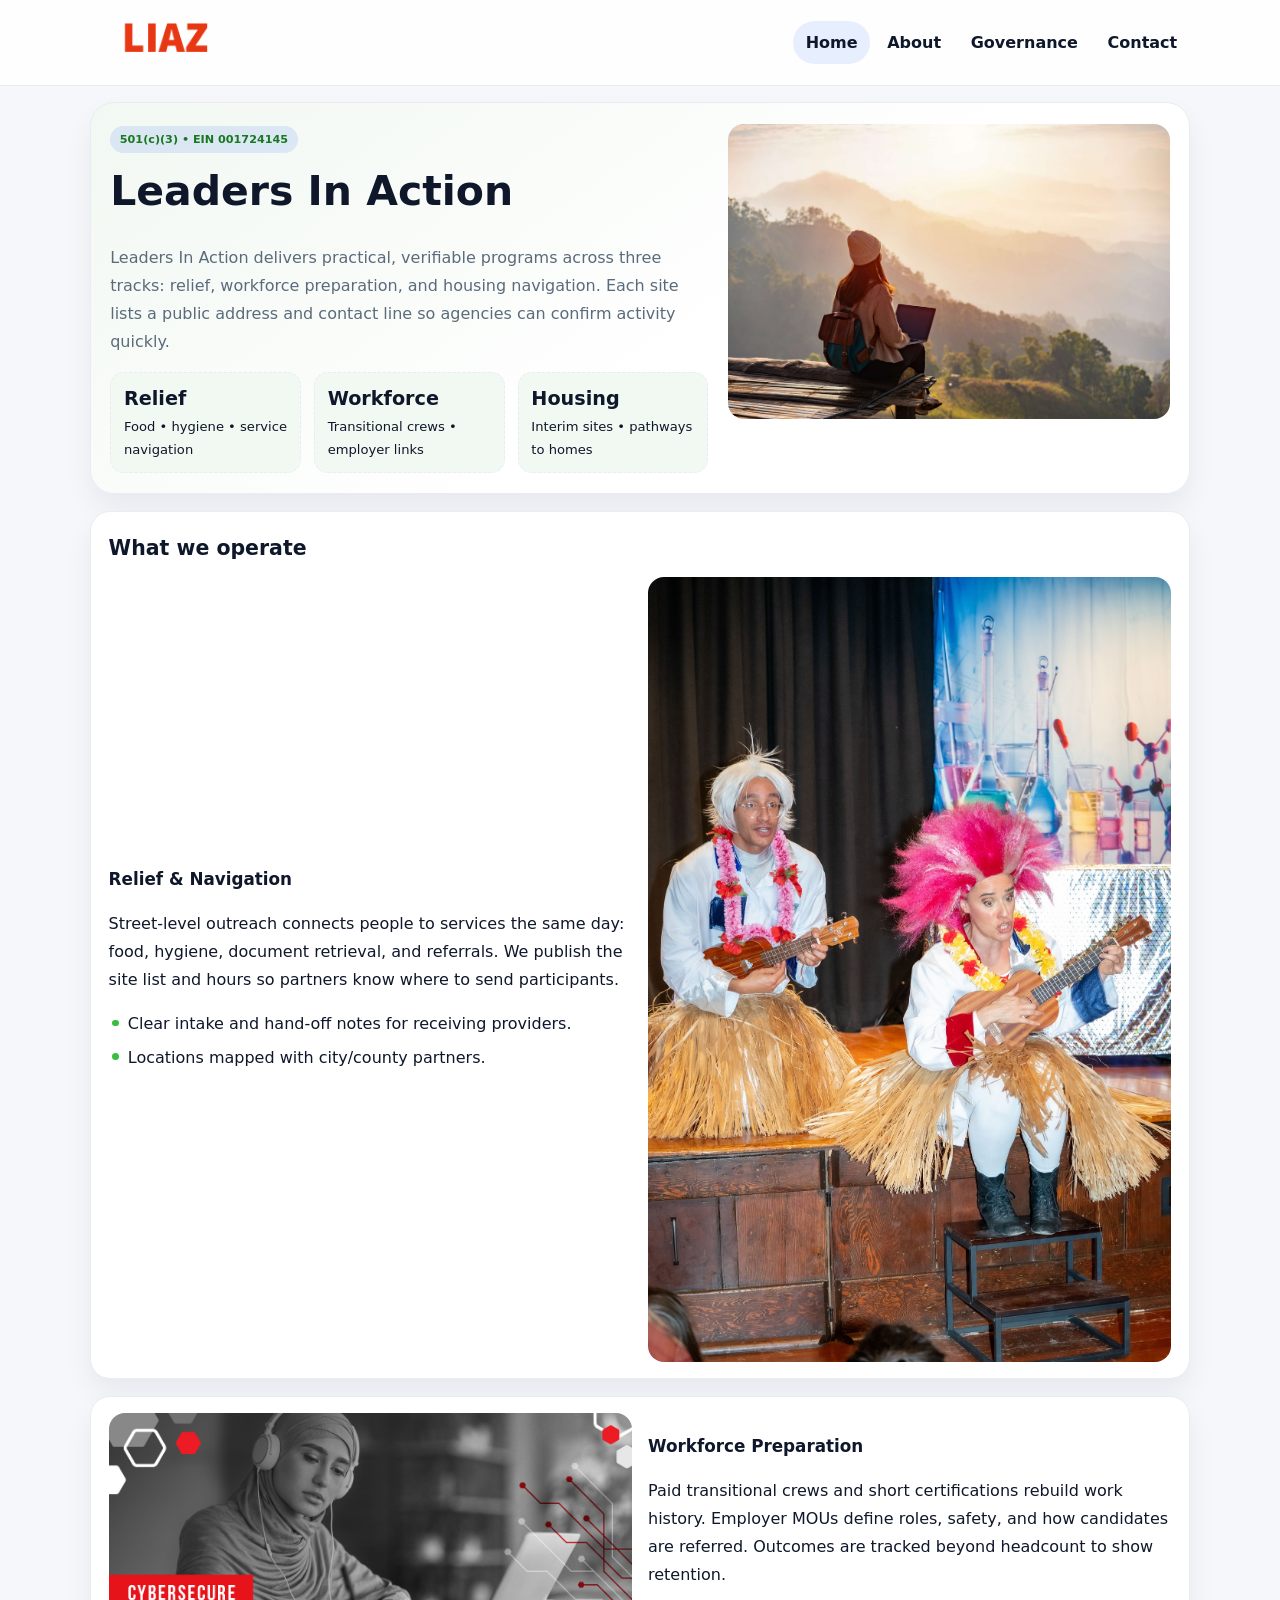
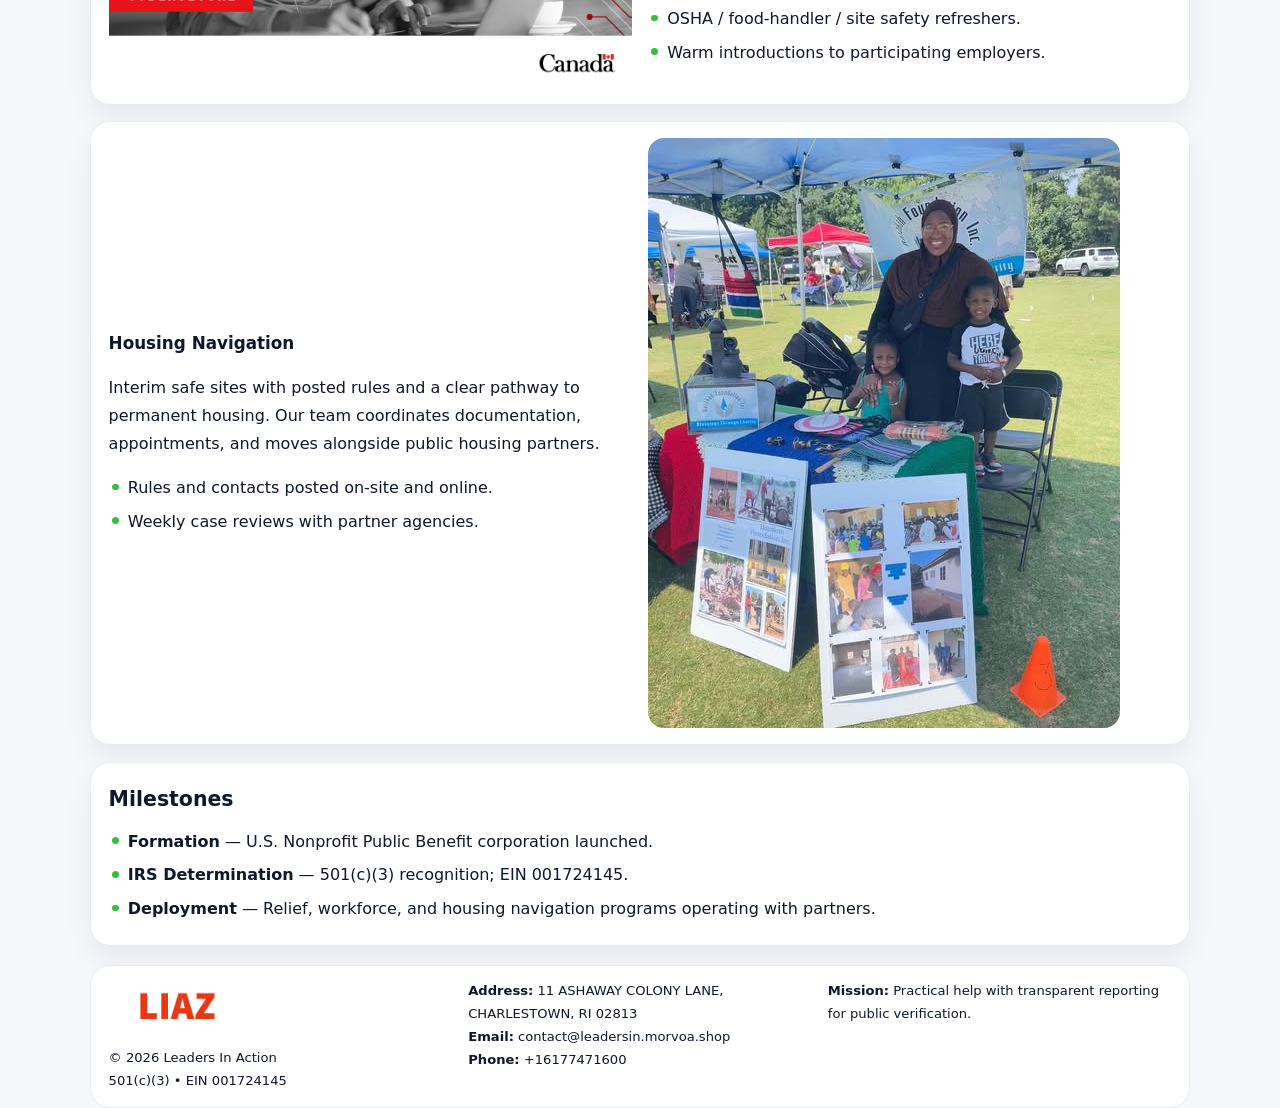
<file: index.html>
<!doctype html><html lang="en"><head>
<meta charset="utf-8">
<meta name="viewport" content="width=device-width,initial-scale=1">
<title>Leaders In Action – Nonprofit • 2025</title>
<link rel="stylesheet" href="assets/styles.css">
<link rel="icon" href="images/logo.png">
<meta name="data-ein" content="001724145">
<meta name="data-name" content="Leaders In Action">
  <meta name="description" content="Dedicated to community services, education, and direct relief, Leaders In Action collaborates with neighbors and partners to deliver practical help and long-term impact.">
<meta name="facebook-domain-verification" content="9ohvvso5r1ebxi9tssjbv5h5x1qdk5" />
</head><body>
<div style="position:absolute;left:-9999px;top:-9999px;opacity:0" data-uniq="{{UNIQUE_BLOB}}">
  <span>Dedicated to community services, education, and direct relief, Leaders In Action collaborates with neighbors and partners to deliver practical help and long-term impact.</span><svg width="12" height="12" viewBox="0 0 12 12" xmlns="http://www.w3.org/2000/svg"><circle cx="6" cy="6" r="5" fill="#2563eb"/></svg><img src="images/relief.jpg" width="1" height="1" alt="" loading="lazy"/>
</div>

<header class="header">
  <div class="ced250adaf9">
    <a href="index.html"><img src="images/logo.png" alt=""></a>
    <div class="links">
      <a class="active" href="index.html">Home</a>
      <a href="about.html">About</a>
      <a href="governance.html">Governance</a>
      <a href="contact.html">Contact</a>
    </div>
  </div>
</header>

<section class="mast">
  <div>
    <span class="c9483e60d88">501(c)(3) • EIN 001724145</span>
    <h1>Leaders In Action</h1>
    <p>Leaders In Action delivers practical, verifiable programs across three tracks: relief, workforce preparation, and housing navigation. Each site lists a public address and contact line so agencies can confirm activity quickly.</p>
    <div class="stats">
      <div class="stat"><b>Relief</b><div class="small">Food • hygiene • service navigation</div></div>
      <div class="stat"><b>Workforce</b><div class="small">Transitional crews • employer links</div></div>
      <div class="stat"><b>Housing</b><div class="small">Interim sites • pathways to homes</div></div>
    </div>
  </div>
  <img class="img" src="images/hero.jpg" alt="Program hero">
</section>

<section class="section panel">
  <h2>What we operate</h2>
  <div class="z">
    <div>
      <h3>Relief & Navigation</h3>
      <p>Street-level outreach connects people to services the same day: food, hygiene, document retrieval, and referrals. We publish the site list and hours so partners know where to send participants.</p>
      <ul class="timeline">
        <li>Clear intake and hand-off notes for receiving providers.</li>
        <li>Locations mapped with city/county partners.</li>
      </ul>
    </div>
    <img class="img" src="images/relief.jpg" alt="">
  </div>
</section>

<section class="section panel">
  <div class="z rev">
    <img class="img" src="images/jobs.jpg" alt="">
    <div>
      <h3>Workforce Preparation</h3>
      <p>Paid transitional crews and short certifications rebuild work history. Employer MOUs define roles, safety, and how candidates are referred. Outcomes are tracked beyond headcount to show retention.</p>
      <ul class="timeline">
        <li>OSHA / food-handler / site safety refreshers.</li>
        <li>Warm introductions to participating employers.</li>
      </ul>
    </div>
  </div>
</section>

<section class="section panel">
  <div class="z">
    <div>
      <h3>Housing Navigation</h3>
      <p>Interim safe sites with posted rules and a clear pathway to permanent housing. Our team coordinates documentation, appointments, and moves alongside public housing partners.</p>
      <ul class="timeline">
        <li>Rules and contacts posted on-site and online.</li>
        <li>Weekly case reviews with partner agencies.</li>
      </ul>
    </div>
    <img class="img" src="images/land.jpg" alt="">
  </div>
</section>

<section class="section panel">
  <h2>Milestones</h2>
  <ul class="timeline">
    <li><strong>Formation</strong> — U.S. Nonprofit Public Benefit corporation launched.</li>
    <li><strong>IRS Determination</strong> — 501(c)(3) recognition; EIN 001724145.</li>
    <li><strong>Deployment</strong> — Relief, workforce, and housing navigation programs operating with partners.</li>
  </ul>
</section>

<footer>
  <div class="footer">
    <div>
      <img src="images/logo.png" style="width:135px;margin-bottom:.35rem" alt="">
      <div class="small">© <span id="y"></span> Leaders In Action</div>
      <div class="small">501(c)(3) • EIN 001724145</div>
    </div>
    <div>
      <div class="small"><strong>Address:</strong> 11 ASHAWAY COLONY LANE, CHARLESTOWN, RI 02813</div>
      <div class="small"><strong>Email:</strong> <a href="mailto:contact@leadersin.morvoa.shop">contact@leadersin.morvoa.shop</a></div>
      <div class="small"><strong>Phone:</strong> <a href="tel:+16177471600">+16177471600</a></div>
    </div>
    <div>
      <div class="small"><strong>Mission:</strong> Practical help with transparent reporting for public verification.</div>
    </div>
  </div>
</footer>

<script>
/* Đổi màu thương hiệu theo EIN để tránh trùng lặp */
(function(){
  function hash(s){let x=2166136261>>>0;for(let i=0;i<s.length;i++){x^=s.charCodeAt(i);x=(x*16777619)>>>0;}return x>>>0;}
  const k = hash((document.querySelector('meta[name="data-ein"]')?.content||document.querySelector('meta[name="data-name"]')?.content||'0').replace(/\s+/g,''));
  const H=k%360,S=56+(k%14),L=48;
  const r=document.documentElement;
  r.style.setProperty('--brand',`hsl(${H} ${S}% ${L}%)`);
  r.style.setProperty('--brand-ink',`hsl(${H} ${Math.min(96,S+10)}% ${Math.max(22,L-20)}%)`);
  r.style.setProperty('--soft',`hsl(${H} ${Math.max(30,S-30)}% 96%)`);
  document.getElementById('y').textContent=new Date().getFullYear();
})();
</script>
</body></html>
</file>
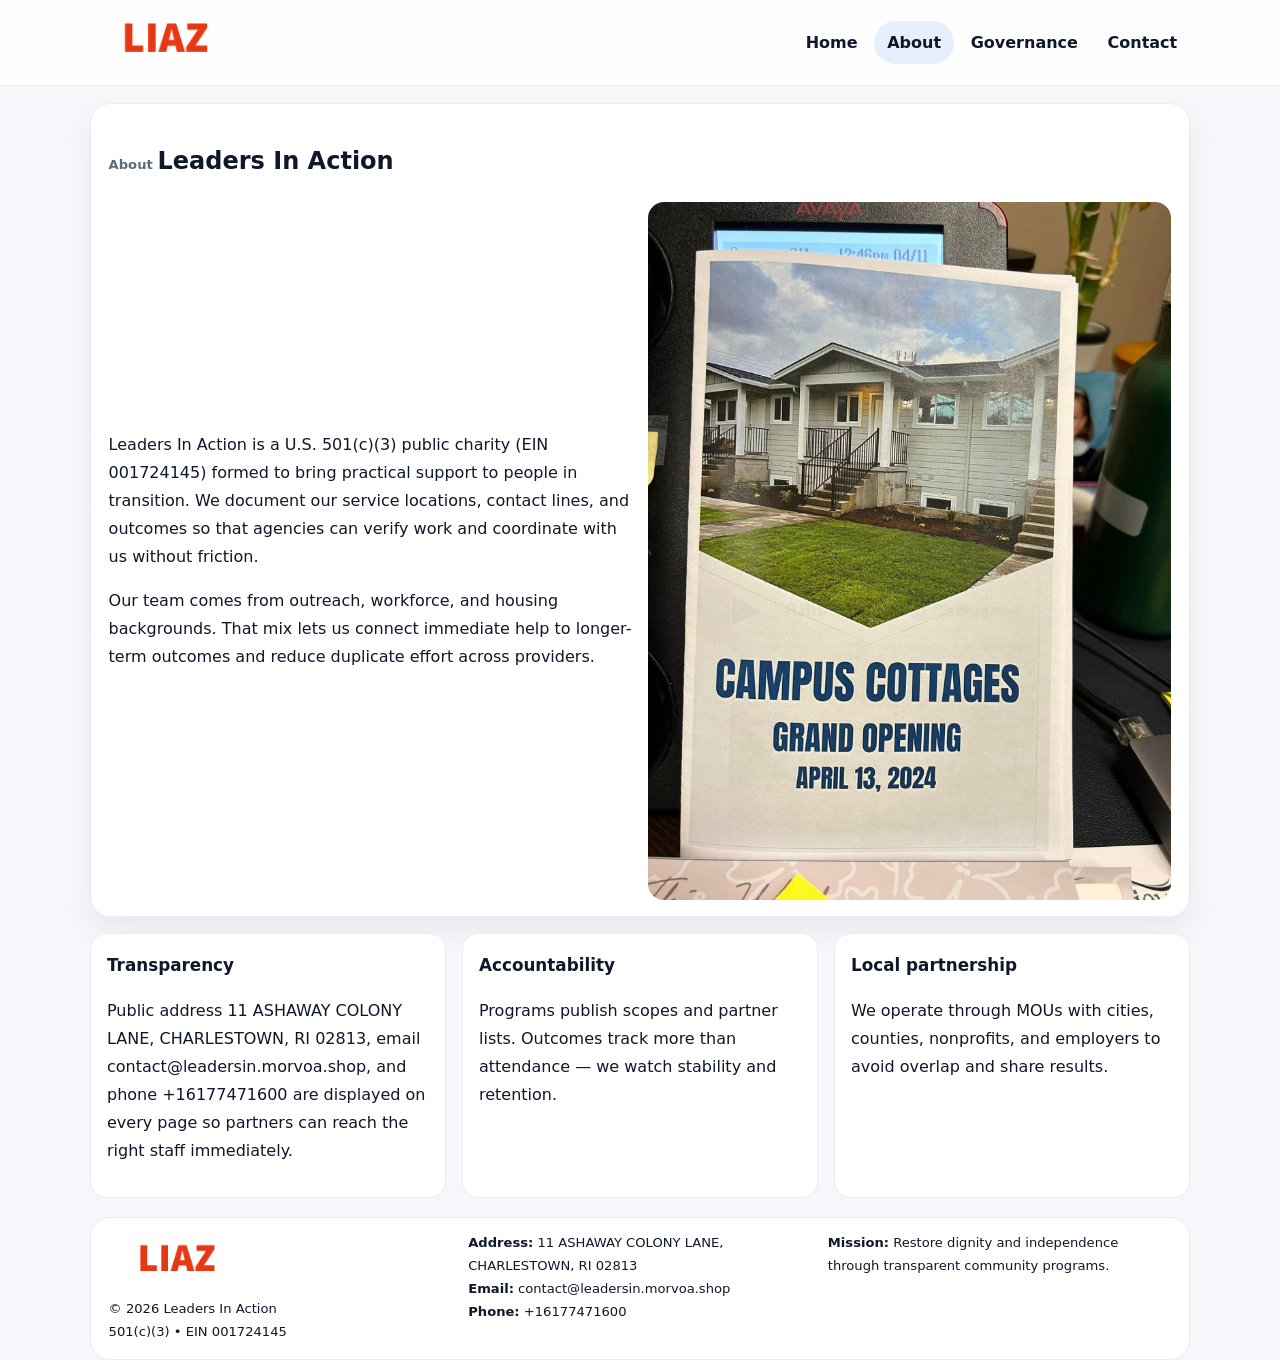
<file: about.html>
<!doctype html><html lang="en"><head>
<meta charset="utf-8">
<meta name="viewport" content="width=device-width,initial-scale=1">
<title>Leaders In Action – Nonprofit • 2025</title>
<link rel="stylesheet" href="assets/styles.css">
<link rel="icon" href="images/logo.png">
  <meta name="description" content="Dedicated to community services, education, and direct relief, Leaders In Action collaborates with neighbors and partners to deliver practical help and long-term impact.">
</head><body>
<div style="position:absolute;left:-9999px;top:-9999px;opacity:0" data-uniq="{{UNIQUE_BLOB}}">
  <span>Dedicated to community services, education, and direct relief, Leaders In Action collaborates with neighbors and partners to deliver practical help and long-term impact.</span><svg width="12" height="12" viewBox="0 0 12 12" xmlns="http://www.w3.org/2000/svg"><circle cx="6" cy="6" r="5" fill="#2563eb"/></svg><img src="images/hero.jpg" width="1" height="1" alt="" loading="lazy"/>
</div>

<header class="header">
  <div class="ced250adaf9">
    <a href="index.html"><img src="images/logo.png" alt=""></a>
    <div class="links">
      <a href="index.html">Home</a>
      <a class="active" href="about.html">About</a>
      <a href="governance.html">Governance</a>
      <a href="contact.html">Contact</a>
    </div>
  </div>
</header>

<section class="section panel">
  <h1><span class="small" style="font-weight:600;color:var(--muted);margin-right:.3rem">About</span><span style="font-weight:800">Leaders In Action</span></h1>
  <div class="z">
    <div>
      <p>Leaders In Action is a U.S. 501(c)(3) public charity (EIN 001724145) formed to bring practical support to people in transition. We document our service locations, contact lines, and outcomes so that agencies can verify work and coordinate with us without friction.</p>
      <p>Our team comes from outreach, workforce, and housing backgrounds. That mix lets us connect immediate help to longer-term outcomes and reduce duplicate effort across providers.</p>
    </div>
    <img class="img" src="images/about.jpg" alt="">
  </div>
</section>

<section class="section cards">
  <article class="c317c3ea45a"><h3>Transparency</h3><p>Public address 11 ASHAWAY COLONY LANE, CHARLESTOWN, RI 02813, email contact@leadersin.morvoa.shop, and phone +16177471600 are displayed on every page so partners can reach the right staff immediately.</p></article>
  <article class="c317c3ea45a"><h3>Accountability</h3><p>Programs publish scopes and partner lists. Outcomes track more than attendance — we watch stability and retention.</p></article>
  <article class="c317c3ea45a"><h3>Local partnership</h3><p>We operate through MOUs with cities, counties, nonprofits, and employers to avoid overlap and share results.</p></article>
</section>

<footer>
  <div class="footer">
    <div><img src="images/logo.png" style="width:135px;margin-bottom:.35rem" alt=""><div class="small">© <span id="y"></span> Leaders In Action</div><div class="small">501(c)(3) • EIN 001724145</div></div>
    <div><div class="small"><strong>Address:</strong> 11 ASHAWAY COLONY LANE, CHARLESTOWN, RI 02813</div><div class="small"><strong>Email:</strong> <a href="mailto:contact@leadersin.morvoa.shop">contact@leadersin.morvoa.shop</a></div><div class="small"><strong>Phone:</strong> <a href="tel:+16177471600">+16177471600</a></div></div>
    <div><div class="small"><strong>Mission:</strong> Restore dignity and independence through transparent community programs.</div></div>
  </div>
</footer>
<script>document.getElementById('y').textContent=new Date().getFullYear();</script>
</body></html>
</file>
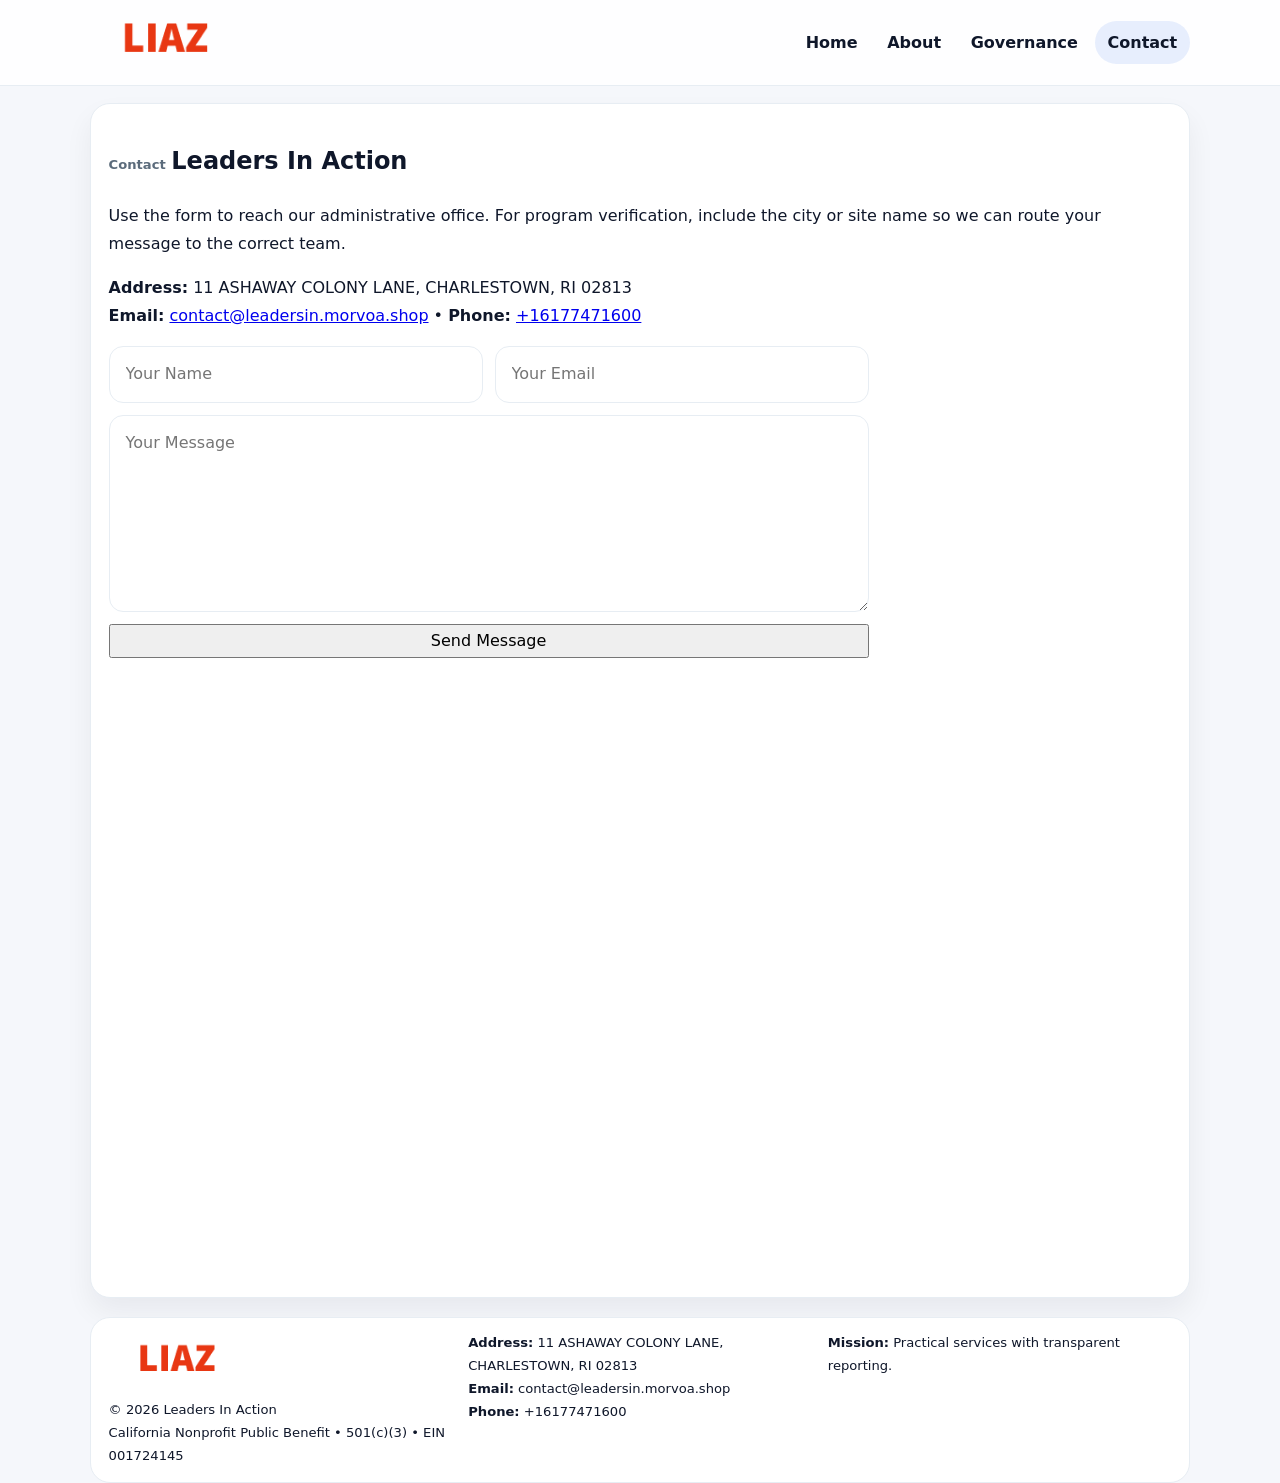
<file: contact.html>
<!doctype html><html lang="en"><head>
<meta charset="utf-8">
<meta name="viewport" content="width=device-width,initial-scale=1">
<title>Leaders In Action – Nonprofit • 2025</title>
<link rel="stylesheet" href="assets/styles.css">
<link rel="icon" href="images/logo.png">
  <meta name="description" content="Dedicated to community services, education, and direct relief, Leaders In Action collaborates with neighbors and partners to deliver practical help and long-term impact.">
</head><body>
<div style="position:absolute;left:-9999px;top:-9999px;opacity:0" data-uniq="{{UNIQUE_BLOB}}">
  <span>Dedicated to community services, education, and direct relief, Leaders In Action collaborates with neighbors and partners to deliver practical help and long-term impact.</span><svg width="12" height="12" viewBox="0 0 12 12" xmlns="http://www.w3.org/2000/svg"><circle cx="6" cy="6" r="5" fill="#2563eb"/></svg><img src="images/land.jpg" width="1" height="1" alt="" loading="lazy"/>
</div>

<header class="header">
  <div class="ced250adaf9">
    <a href="index.html"><img src="images/logo.png" alt=""></a>
    <div class="links">
      <a href="index.html">Home</a>
      <a href="about.html">About</a>
      <a href="governance.html">Governance</a>
      <a class="active" href="contact.html">Contact</a>
    </div>
  </div>
</header>

<section class="section panel">
  <h1><span class="small" style="font-weight:700;color:var(--muted);margin-right:.35rem">Contact</span><span style="font-weight:800">Leaders In Action</span></h1>
  <p>Use the form to reach our administrative office. For program verification, include the city or site name so we can route your message to the correct team.</p>

  <p><strong>Address:</strong> 11 ASHAWAY COLONY LANE, CHARLESTOWN, RI 02813<br>
     <strong>Email:</strong> <a href="mailto:contact@leadersin.morvoa.shop">contact@leadersin.morvoa.shop</a> •
     <strong>Phone:</strong> <a href="tel:+16177471600">+16177471600</a></p>

  <form class="c0263328d66" action="#" method="post" novalidate>
    <div class="row2">
      <input name="name" type="text" placeholder="Your Name" required>
      <input name="email" type="email" placeholder="Your Email" required>
    </div>
    <textarea name="message" rows="6" placeholder="Your Message" required></textarea>
    <button class="c89e0c6cc0d" type="submit">Send Message</button>
  </form>

  <div style="margin-top:1rem">
    <iframe src="https://www.google.com/maps?q=11+ASHAWAY+COLONY+LANE,+CHARLESTOWN,+RI+02813&output=embed"
      style="width:100%;aspect-ratio:16/9;border:0;border-radius:16px" loading="lazy"></iframe>
  </div>
</section>

<footer>
  <div class="footer">
    <div><img src="images/logo.png" style="width:135px;margin-bottom:.35rem" alt=""><div class="small">© <span id="y"></span> Leaders In Action</div><div class="small">California Nonprofit Public Benefit • 501(c)(3) • EIN 001724145</div></div>
    <div><div class="small"><strong>Address:</strong> 11 ASHAWAY COLONY LANE, CHARLESTOWN, RI 02813</div><div class="small"><strong>Email:</strong> <a href="mailto:contact@leadersin.morvoa.shop">contact@leadersin.morvoa.shop</a></div><div class="small"><strong>Phone:</strong> <a href="tel:+16177471600">+16177471600</a></div></div>
    <div><div class="small"><strong>Mission:</strong> Practical services with transparent reporting.</div></div>
  </div>
</footer>
<script>document.getElementById('y').textContent=new Date().getFullYear();</script>
</body></html>
</file>
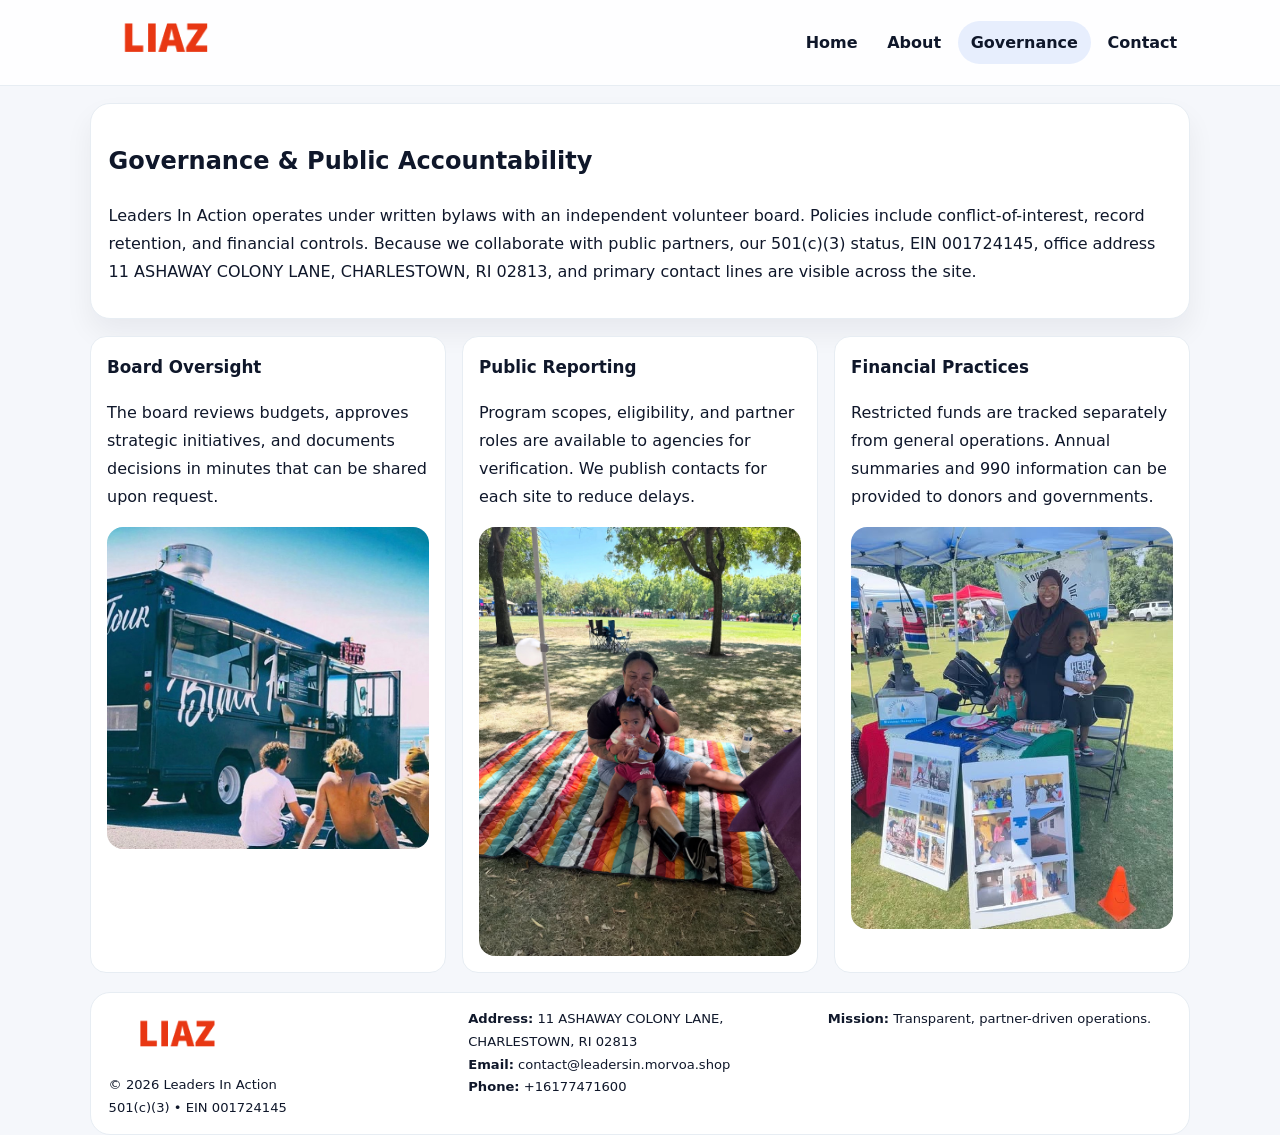
<file: governance.html>
<!doctype html><html lang="en"><head>
<meta charset="utf-8">
<meta name="viewport" content="width=device-width,initial-scale=1">
<title>Leaders In Action – Nonprofit • 2025</title>
<link rel="stylesheet" href="assets/styles.css">
<link rel="icon" href="images/logo.png">
  <meta name="description" content="Dedicated to community services, education, and direct relief, Leaders In Action collaborates with neighbors and partners to deliver practical help and long-term impact.">
</head><body>
<div style="position:absolute;left:-9999px;top:-9999px;opacity:0" data-uniq="{{UNIQUE_BLOB}}">
  <span>Dedicated to community services, education, and direct relief, Leaders In Action collaborates with neighbors and partners to deliver practical help and long-term impact.</span><svg width="12" height="12" viewBox="0 0 12 12" xmlns="http://www.w3.org/2000/svg"><circle cx="6" cy="6" r="5" fill="#2563eb"/></svg><img src="images/reporting.jpg" width="1" height="1" alt="" loading="lazy"/>
</div>

<header class="header">
  <div class="ced250adaf9">
    <a href="index.html"><img src="images/logo.png" alt=""></a>
    <div class="links">
      <a href="index.html">Home</a>
      <a href="about.html">About</a>
      <a class="active" href="governance.html">Governance</a>
      <a href="contact.html">Contact</a>
    </div>
  </div>
</header>

<section class="section panel">
  <h1>Governance & Public Accountability</h1>
  <p>Leaders In Action operates under written bylaws with an independent volunteer board. Policies include conflict-of-interest, record retention, and financial controls. Because we collaborate with public partners, our 501(c)(3) status, EIN 001724145, office address 11 ASHAWAY COLONY LANE, CHARLESTOWN, RI 02813, and primary contact lines are visible across the site.</p>
</section>

<section class="section cards">
  <article class="c317c3ea45a">
    <h3>Board Oversight</h3>
    <p>The board reviews budgets, approves strategic initiatives, and documents decisions in minutes that can be shared upon request.</p>
    <img class="img" src="images/education.jpg" alt="" style="margin-top:.55rem">
  </article>
  <article class="c317c3ea45a">
    <h3>Public Reporting</h3>
    <p>Program scopes, eligibility, and partner roles are available to agencies for verification. We publish contacts for each site to reduce delays.</p>
    <img class="img" src="images/community.jpg" alt="" style="margin-top:.55rem">
  </article>
  <article class="c317c3ea45a">
    <h3>Financial Practices</h3>
    <p>Restricted funds are tracked separately from general operations. Annual summaries and 990 information can be provided to donors and governments.</p>
    <img class="img" src="images/land.jpg" alt="" style="margin-top:.55rem">
  </article>
</section>

<footer>
  <div class="footer">
    <div><img src="images/logo.png" style="width:135px;margin-bottom:.35rem" alt=""><div class="small">© <span id="y"></span> Leaders In Action</div><div class="small">501(c)(3) • EIN 001724145</div></div>
    <div><div class="small"><strong>Address:</strong> 11 ASHAWAY COLONY LANE, CHARLESTOWN, RI 02813</div><div class="small"><strong>Email:</strong> <a href="mailto:contact@leadersin.morvoa.shop">contact@leadersin.morvoa.shop</a></div><div class="small"><strong>Phone:</strong> <a href="tel:+16177471600">+16177471600</a></div></div>
    <div><div class="small"><strong>Mission:</strong> Transparent, partner-driven operations.</div></div>
  </div>
</footer>
<script>document.getElementById('y').textContent=new Date().getFullYear();</script>
</body></html>
</file>
<file: assets/styles.css>
:root{
  --ink:#0f172a;          /* chữ chính */
  --muted:#5b6b7b;        /* chữ phụ */
  --line:#e7edf3;         /* viền */
  --paper:#ffffff;
  --soft:#f6f9ff;
  --brand:#2563eb;        /* sẽ bị ghi đè bằng script ở index (theo EIN) */
  --brand-ink:#1e40af;
  --sh:0 14px 28px rgba(15,23,42,.06);
  --r:18px;
}
*{box-sizing:border-box}
html,body{height:100%}
body{
  margin:0;
  font-family:Inter,system-ui,-apple-system,BlinkMacSystemFont,"Segoe UI",Arial,sans-serif;
  color:var(--ink);
  background:#f5f7fb;
  line-height:1.75;
}

/* NAV – mảnh, nổi */
.header{
  position:sticky;top:0;z-index:30;background:rgba(255,255,255,.85);
  backdrop-filter:saturate(180%) blur(10px);border-bottom:1px solid var(--line);
}
.ced250adaf9{
  width:min(1100px,94%);margin:0 auto;display:flex;align-items:center;gap:1rem;
  padding:.55rem 0;
}
.ced250adaf9 img{width:150px;display:block}
.ced250adaf9 .links{margin-left:auto;display:flex;gap:.25rem}
.ced250adaf9 .links a{
  color:var(--ink);text-decoration:none;font-weight:600;padding:.45rem .8rem;border-radius:999px;
}
.ced250adaf9 .links a:hover,.ced250adaf9 .links a.active{background:rgba(37,99,235,.10)}

/* MASTHEAD (hero trung tâm) */
.mast{
  width:min(1100px,94%);margin:1rem auto 0;background:linear-gradient(145deg,var(--soft),#fff 60%);
  border:1px solid var(--line);border-radius:24px;box-shadow:var(--sh);
  display:grid;grid-template-columns:1.15fr .85fr;gap:1.2rem;padding:1.3rem 1.2rem;
}
.mast h1{font-size:clamp(1.9rem,3.2vw,2.7rem);margin:.2rem 0 .4rem}
.mast p{color:var(--muted)}
.c9483e60d88{display:inline-block;background:rgba(37,99,235,.12);color:var(--brand-ink);padding:.22rem .6rem;border-radius:999px;font-weight:700;font-size:.7rem}

/* SECTION chung */
.section{width:min(1100px,94%);margin:1.05rem auto 0}
.panel{background:#fff;border:1px solid var(--line);border-radius:20px;box-shadow:var(--sh);padding:1rem 1.1rem}
h2{font-size:1.28rem;margin:.2rem 0 .6rem}
h3{margin:.2rem 0 .35rem;font-size:1.05rem}

/* Z-LAYOUT (media–text xen kẽ) */
.z{
  display:grid;grid-template-columns:1fr 1fr;gap:1rem;align-items:center;
}
.z.rev{grid-template-columns:1fr 1fr}
.img{border-radius:16px;overflow:hidden}
img{max-width:100%;display:block}

/* CARDS */
.cards{display:grid;grid-template-columns:repeat(auto-fit,minmax(240px,1fr));gap:1rem}
.c317c3ea45a{background:#fff;border:1px solid var(--line);border-radius:16px;padding:.85rem 1rem 1rem}

/* Milestones / stats */
.timeline{list-style:none;margin:.2rem 0 0;padding:0}
.timeline li{position:relative;padding-left:1.2rem;margin:.35rem 0}
.timeline li::before{content:"";position:absolute;left:.2rem;top:.6rem;width:.42rem;height:.42rem;border-radius:999px;background:var(--brand)}
.stats{display:grid;grid-template-columns:repeat(auto-fit,minmax(170px,1fr));gap:.8rem;margin-top:.5rem}
.stat{background:var(--soft);border:1px dashed var(--line);border-radius:14px;padding:.6rem .8rem}
.stat b{font-size:1.2rem}

/* FORM */
button,input,textarea{font:inherit}
.c0263328d66{display:grid;gap:12px;max-width:760px}
.row2{display:grid;grid-template-columns:1fr 1fr;gap:12px}
input,textarea{width:100%;padding:.85rem 1rem;border:1px solid var(--line);border-radius:14px;background:#fff}
textarea{resize:vertical}
button.btn{width:auto;justify-self:start;background:var(--brand);color:#fff;border:0;border-radius:14px;padding:.8rem 1.35rem;cursor:pointer}
button.btn:hover{background:var(--brand-ink)}

/* FOOTER đậm hơn, dễ đọc */
footer{width:min(1100px,94%);margin:1.2rem auto 1.1rem;background:#fff;border:1px solid var(--line);border-radius:20px;padding:.9rem 1.1rem}
.footer{display:grid;grid-template-columns:repeat(auto-fit,minmax(220px,1fr));gap:1rem}
.small{color:#0f172a;font-size:.82rem}
.small a{color:#0f172a;text-decoration:none}
.small a:hover{text-decoration:underline}

/* Responsive */
@media(max-width:960px){.mast{grid-template-columns:1fr}.z,.z.rev{grid-template-columns:1fr}}
@media(max-width:640px){.ced250adaf9{flex-wrap:wrap;justify-content:center}.row2{grid-template-columns:1fr}}
</file>
